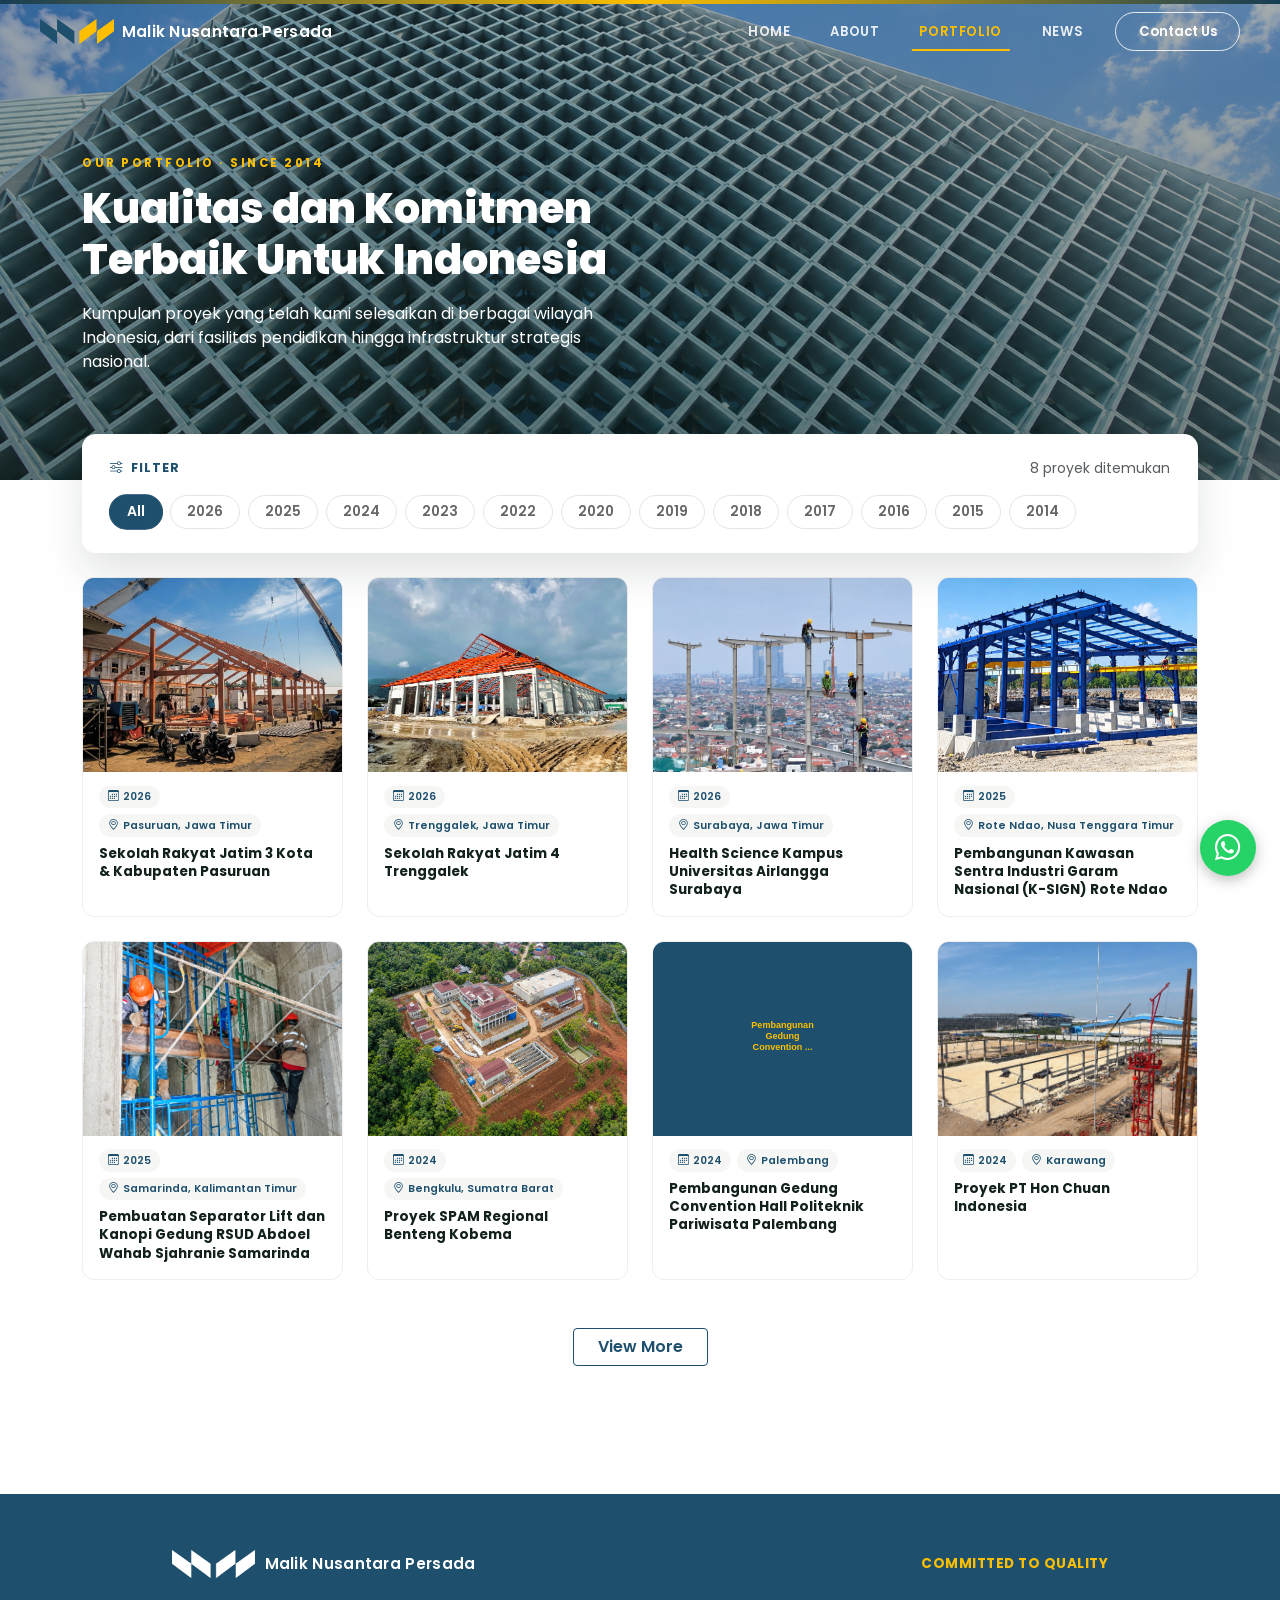
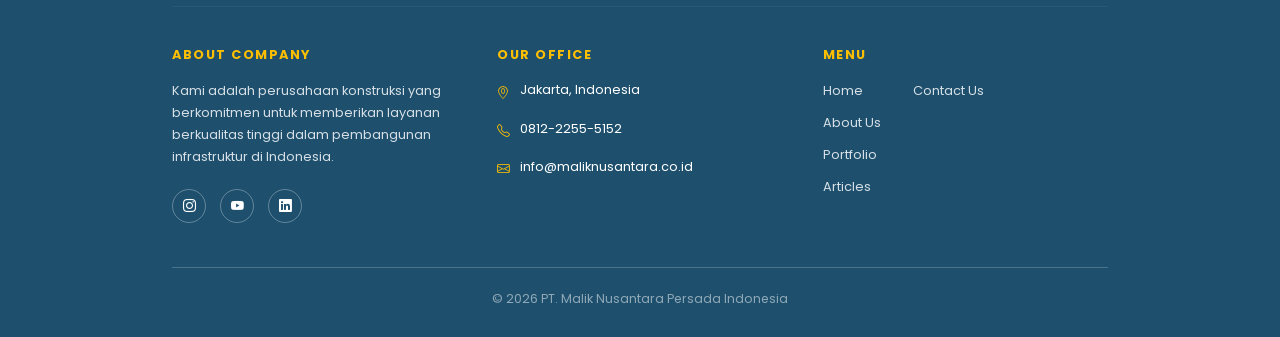
<file: mnp_portfolio.html>
<!DOCTYPE html>
<html lang="id">
<head>
<meta charset="UTF-8">
<meta name="viewport" content="width=device-width, initial-scale=1.0">
<title>Portfolio — PT MALIK NUSANTARA PERSADA</title>
<link href="https://cdn.jsdelivr.net/npm/bootstrap@5.3.3/dist/css/bootstrap.min.css" rel="stylesheet">
<link href="https://cdn.jsdelivr.net/npm/bootstrap-icons@1.11.3/font/bootstrap-icons.css" rel="stylesheet">
<link href="https://fonts.googleapis.com/css2?family=Poppins:wght@400;500;600;700;800&display=swap" rel="stylesheet">
<link rel="stylesheet" href="css/mnp_portfolio_details.css">
<link rel="stylesheet" href="css/mnp_portfolio.css">
<link rel="icon" type="image/png" href="images/icon/logo_mnp_icon.png">
</head>
<body>

<div class="brand-topbar"></div>

<!-- NAVBAR -->
<nav class="navbar navbar-expand-lg fixed-top py-2">
  <div class="container navbar-container-flush">
    <a class="navbar-brand fw-bold d-flex align-items-center gap-2" href="index.html">
      <img src="images/icon/mnp_logo.png" alt="Malik Nusantara Persada" class="navbar-logo">
      <span class="brand-wordmark">Malik Nusantara Persada</span>
    </a>
    <button class="navbar-toggler" type="button" data-bs-toggle="collapse" data-bs-target="#mainNav">
      <span class="navbar-toggler-icon"></span>
    </button>
    <div class="collapse navbar-collapse" id="mainNav">
      <div class="d-flex flex-column flex-lg-row align-items-center gap-3 gap-lg-4 ms-lg-auto">
        <ul class="navbar-nav gap-lg-4 text-center mb-0">
          <li class="nav-item"><a class="nav-link" href="index.html#home">Home</a></li>
          <li class="nav-item"><a class="nav-link" href="index.html#about">About</a></li>
          <li class="nav-item"><a class="nav-link active" href="mnp_portfolio.html">Portfolio</a></li>
          <li class="nav-item"><a class="nav-link" href="mnp_articles.html">News</a></li>
        </ul>
        <a href="index.html#contact" class="btn btn-outline-brand navbar-cta px-4">Contact Us</a>
      </div>
    </div>
  </div>
</nav>

<!-- PAGE HERO -->
<header class="projects-hero d-flex align-items-center">
  <div class="container">
    <div class="reveal-up">
      <p class="eyebrow eyebrow-light">Our Portfolio &middot; Since 2014</p>
      <h1 class="projects-hero-title">Kualitas dan Komitmen<br>Terbaik Untuk Indonesia</h1>
      <p class="projects-hero-sub reveal-up reveal-delay-1">Kumpulan proyek yang telah kami selesaikan di berbagai wilayah Indonesia, dari fasilitas pendidikan hingga infrastruktur strategis nasional.</p>
    </div>
  </div>
</header>

<!-- FILTER BAR -->
<section class="filter-bar-wrap">
  <div class="container">
    <div class="filter-bar-card reveal-up">
      <div class="d-flex flex-wrap align-items-center justify-content-between gap-3 mb-3">
        <span class="filter-label"><i class="bi bi-sliders"></i> Filter </span>
        <div class="text-muted small" id="projectCount">0 proyek ditemukan</div>
      </div>
      <div class="filter-tabs d-flex flex-wrap gap-2" id="filterTabs">
        <button class="filter-tab active" data-filter="all">All</button>
      </div>
    </div>
  </div>
</section>

<!-- PROJECTS GRID -->
<section class="pt-4 pb-5 pb-lg-6">
  <div class="container">
    <div class="row g-4" id="projectsGrid">
    </div>

    <div class="text-center mt-5">
      <button class="btn btn-outline-brand px-4" id="viewMoreBtn">View More</button>
    </div>
  </div>
</section>

<!-- FOOTER -->
<footer class="mnp-footer" id="contact">
  <div class="container">

    <div class="footer-top">
      <div class="footer-logo">
        <img src="images/icon/mnp_logo_silver.png" alt="Malik Nusantara Persada" class="footer-logo-img">
        <span class="brand-wordmark">Malik Nusantara Persada</span>
      </div>
      <div class="footer-tagline">Committed to Quality</div>
    </div>

    <hr class="footer-divider">

    <div class="footer-cols">

      <div class="footer-col">
        <h6>About Company</h6>
        <p>Kami adalah perusahaan konstruksi yang berkomitmen untuk memberikan layanan berkualitas tinggi dalam pembangunan infrastruktur di Indonesia.</p>
        <div class="social-row">
          <a href="#"><i class="bi bi-instagram"></i></a>
          <a href="#"><i class="bi bi-youtube"></i></a>
          <a href="#"><i class="bi bi-linkedin"></i></a>
        </div>
      </div>

      <div class="footer-col">
        <h6>Our Office</h6>
        <div class="contact-line">
          <i class="bi bi-geo-alt"></i>
          <span>Jakarta, Indonesia</span>
        </div>
        <div class="contact-line">
          <i class="bi bi-telephone"></i>
          <span>0812-2255-5152</span>
        </div>
        <div class="contact-line">
          <i class="bi bi-envelope"></i>
          <span>info@maliknusantara.co.id</span>
        </div>
      </div>

      <div class="footer-col">
        <h6>Menu</h6>
        <div class="menu-subcols">
          <ul>
            <li><a href="index.html#home">Home</a></li>
            <li><a href="index.html#about">About Us</a></li>
            <li><a href="mnp_portfolio.html">Portfolio</a></li>
            <li><a href="mnp_articles.html">Articles</a></li>
          </ul>
          <ul>
            <li><a href="index.html#contact">Contact Us</a></li>
          </ul>
        </div>
      </div>

    </div>

    <div class="footer-bottom">
      &copy; 2026 PT. Malik Nusantara Persada Indonesia
    </div>

  </div>
</footer>

<a href="#" class="whatsapp-fab"><i class="bi bi-whatsapp"></i></a>

<!-- PROJECT DETAIL MODAL (struktur sama dengan halaman Portfolio Detail) -->
<div class="modal fade" id="projectModal" tabindex="-1" aria-labelledby="projectModalLabel" aria-hidden="true">
  <div class="modal-dialog modal-dialog-centered modal-dialog-scrollable modal-xl">
    <div class="modal-content project-modal-content">

      <div class="modal-header project-modal-header">
        <h5 class="modal-title" id="projectModalLabel">Project Detail</h5>
        <button type="button" class="btn-close" data-bs-dismiss="modal" aria-label="Close"></button>
      </div>

      <div class="modal-body">
        <div class="row g-4">

          <div class="col-lg-7">
            <div id="modalImageCarousel" class="carousel slide detail-carousel rounded-3" data-bs-ride="false">
              <div class="carousel-inner" id="modalCarouselInner"></div>
              <button class="carousel-control-prev" type="button" id="modalCarouselPrev" data-bs-target="#modalImageCarousel" data-bs-slide="prev">
                <span class="carousel-control-prev-icon" aria-hidden="true"></span>
                <span class="visually-hidden">Previous</span>
              </button>
              <button class="carousel-control-next" type="button" id="modalCarouselNext" data-bs-target="#modalImageCarousel" data-bs-slide="next">
                <span class="carousel-control-next-icon" aria-hidden="true"></span>
                <span class="visually-hidden">Next</span>
              </button>
              <div class="carousel-indicators" id="modalCarouselIndicators"></div>
            </div>
          </div>

          <div class="col-lg-5">
            <div class="detail-meta-box modal-meta-box">
              <span class="detail-meta-bar"></span>

              <div class="detail-meta-row">
                <span class="detail-meta-label">Project</span>
                <span class="detail-meta-value" id="modalMetaProject">&mdash;</span>
              </div>
              <div class="detail-meta-row">
                <span class="detail-meta-label">Location</span>
                <span class="detail-meta-value" id="modalMetaLocation">&mdash;</span>
              </div>
              <div class="detail-meta-row">
                <span class="detail-meta-label">Client</span>
                <span class="detail-meta-value" id="modalMetaClient">&mdash;</span>
              </div>
              <div class="detail-meta-row">
                <span class="detail-meta-label">Year</span>
                <span class="detail-meta-value" id="modalMetaYear">&mdash;</span>
              </div>
              <div class="detail-meta-row detail-meta-row-last">
                <span class="detail-meta-label">Scope of Works</span>
                <span class="detail-meta-value" id="modalMetaScope">&mdash;</span>
              </div>
            </div>
          </div>

        </div>
      </div>

    </div>
  </div>
</div>

<script src="https://cdn.jsdelivr.net/npm/bootstrap@5.3.3/dist/js/bootstrap.bundle.min.js"></script>
<script src="js/mnp_main.js"></script>
</body>
</html>
</file>
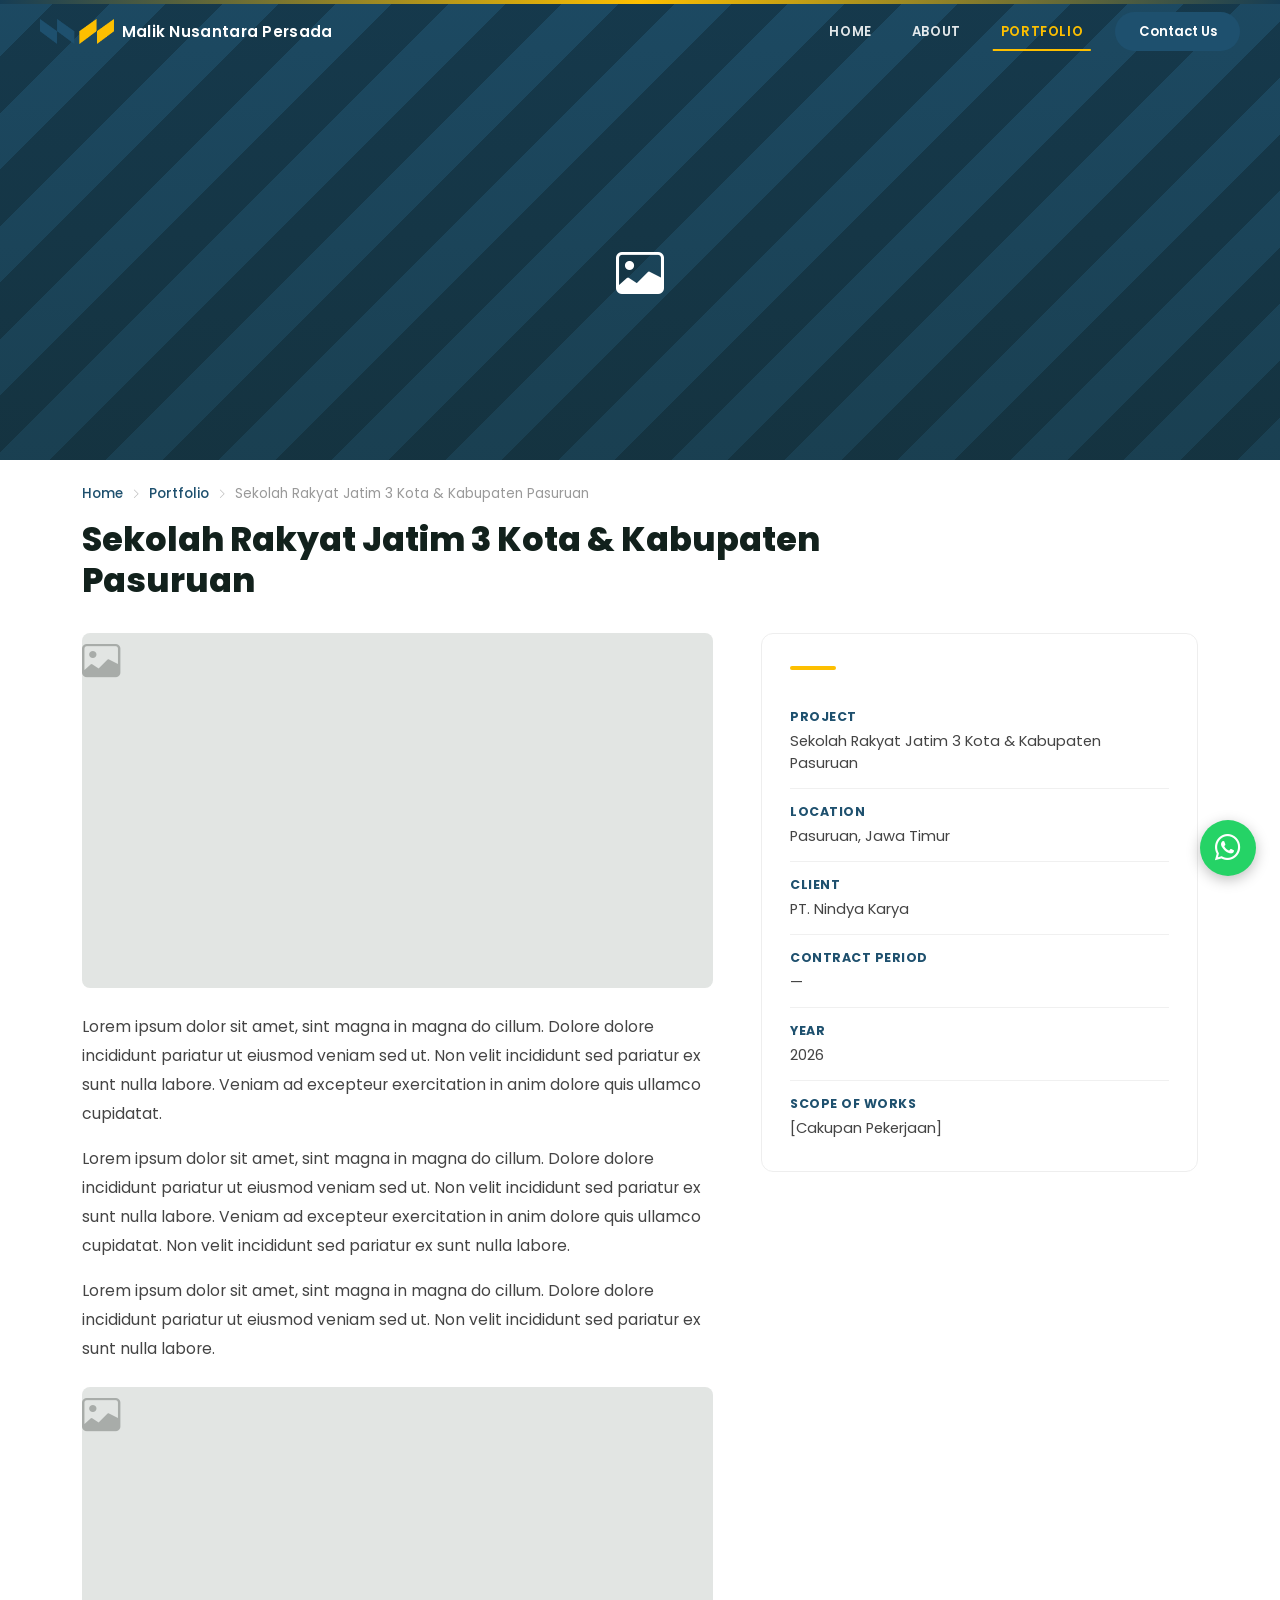
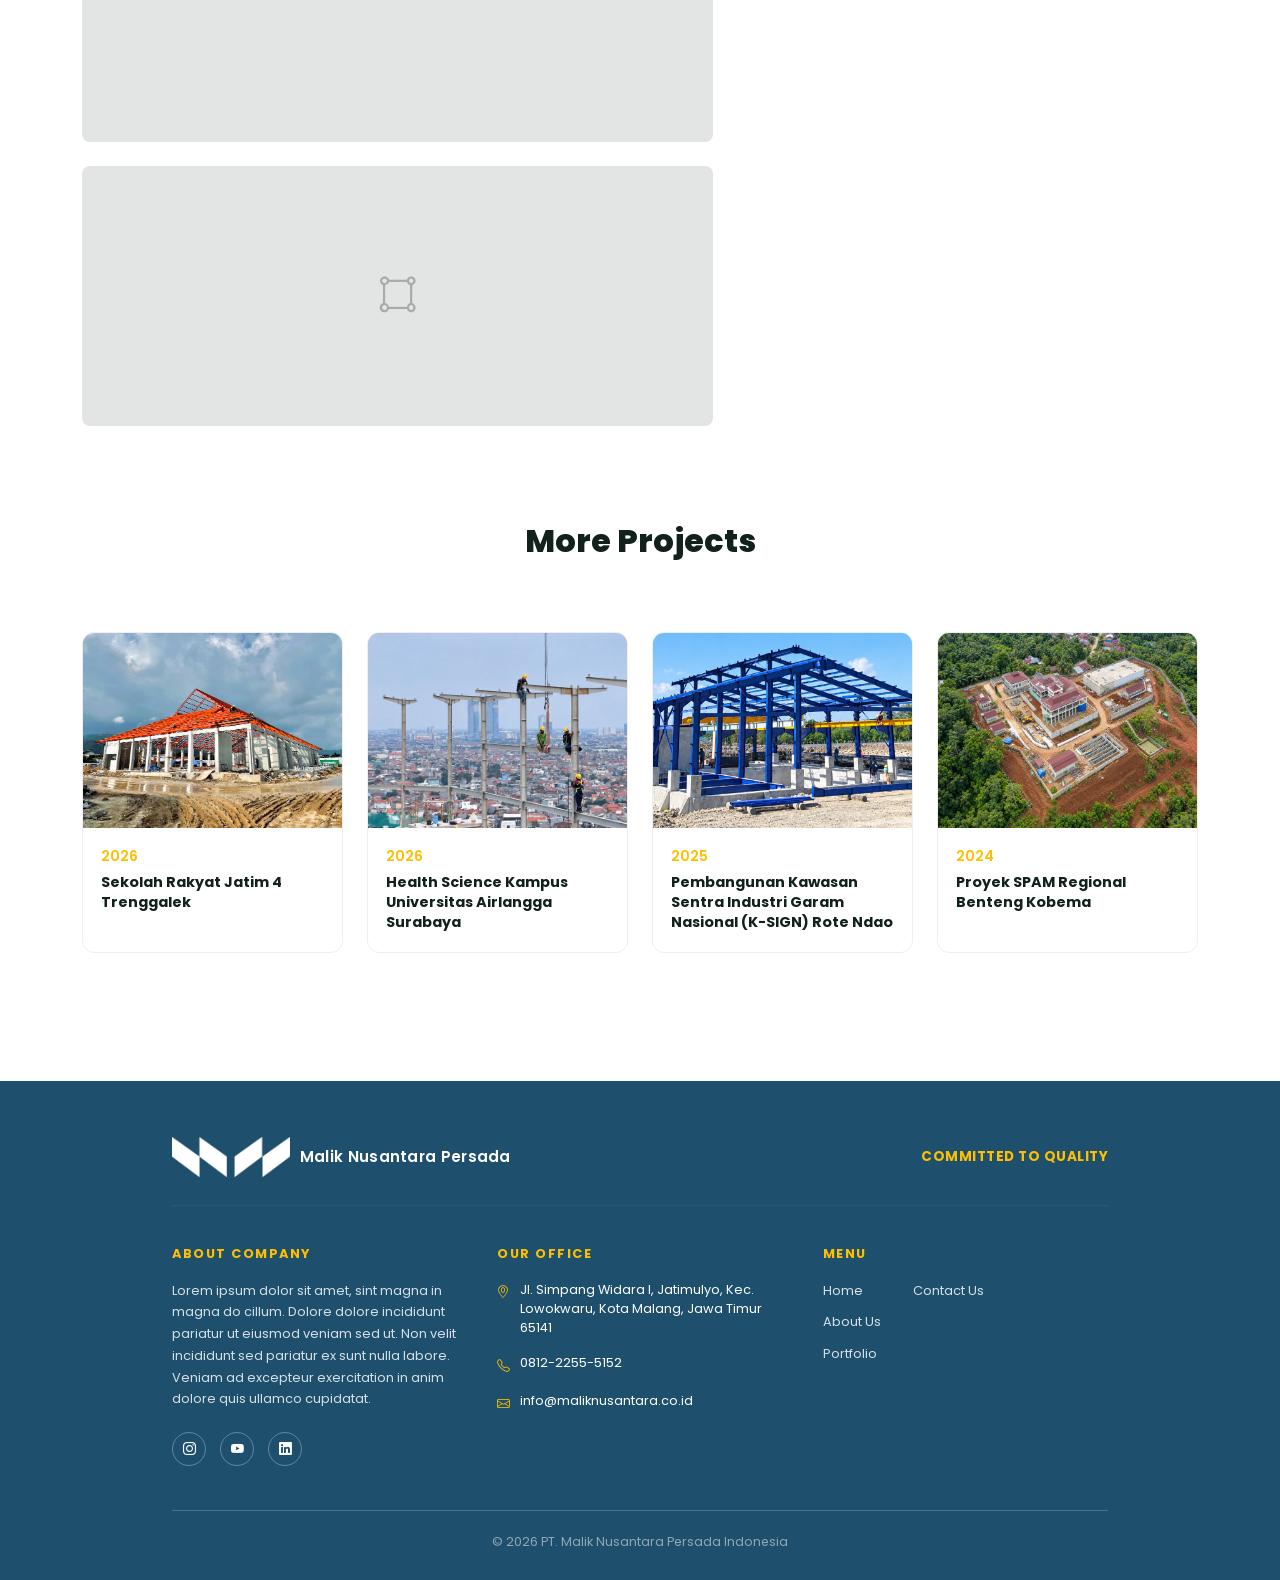
<file: mnp_portfolio_details.html>
<!DOCTYPE html>
<html lang="id">
<head>
<meta charset="UTF-8">
<meta name="viewport" content="width=device-width, initial-scale=1.0">
<title id="pageTitle">Project Detail — PT MALIK NUSANTARA PERSADA</title>
<link href="https://cdn.jsdelivr.net/npm/bootstrap@5.3.3/dist/css/bootstrap.min.css" rel="stylesheet">
<link href="https://cdn.jsdelivr.net/npm/bootstrap-icons@1.11.3/font/bootstrap-icons.css" rel="stylesheet">
<link href="https://fonts.googleapis.com/css2?family=Poppins:wght@400;500;600;700;800&display=swap" rel="stylesheet">
<link rel="stylesheet" href="css/mnp_portfolio_details.css">
</head>
<body>

<div class="brand-topbar"></div>

<!-- NAVBAR -->
<nav class="navbar navbar-expand-lg fixed-top py-2">
  <div class="container navbar-container-flush">
    <a class="navbar-brand fw-bold d-flex align-items-center gap-2" href="index.html">
      <img src="images/icon/mnp_logo.png" alt="Malik Nusantara Persada" class="navbar-logo">
      <span class="brand-wordmark">Malik Nusantara Persada</span>
    </a>
    <button class="navbar-toggler" type="button" data-bs-toggle="collapse" data-bs-target="#mainNav">
      <span class="navbar-toggler-icon"></span>
    </button>
    <div class="collapse navbar-collapse" id="mainNav">
      <div class="d-flex flex-column flex-lg-row align-items-center gap-3 gap-lg-4 ms-lg-auto">
        <ul class="navbar-nav gap-lg-4 text-center mb-0">
          <li class="nav-item"><a class="nav-link" href="index.html#home">Home</a></li>
          <li class="nav-item"><a class="nav-link" href="index.html#about">About</a></li>
          <li class="nav-item"><a class="nav-link active" href="mnp_portfolio.html">Portfolio</a></li>
        </ul>
        <a href="index.html#contact" class="btn btn-brand navbar-cta px-4">Contact Us</a>
      </div>
    </div>
  </div>
</nav>

<!-- DETAIL HERO -->
<div class="detail-hero placeholder-img">
  <i class="bi bi-image"></i>
</div>

<!-- TITLE -->
<section class="pt-4 pb-2">
  <div class="container">
    <nav class="detail-breadcrumb reveal-up" aria-label="breadcrumb">
      <a href="index.html">Home</a>
      <i class="bi bi-chevron-right"></i>
      <a href="mnp_portfolio.html">Portfolio</a>
      <i class="bi bi-chevron-right"></i>
      <span id="breadcrumbTitle">Project Detail</span>
    </nav>
    <h1 class="detail-title reveal-up reveal-delay-1" id="detailTitle">Project Detail</h1>
  </div>
</section>

<!-- DETAIL BODY -->
<section class="pb-5">
  <div class="container">
    <div class="row g-5">

      <div class="col-lg-7">
        <div class="placeholder-img detail-image ratio ratio-16x9 rounded-3 reveal-up">
          <i class="bi bi-image"></i>
        </div>

        <div class="detail-copy mt-4 reveal-up reveal-delay-1">
          <p>Lorem ipsum dolor sit amet, sint magna in magna do cillum. Dolore dolore incididunt pariatur ut eiusmod veniam sed ut. Non velit incididunt sed pariatur ex sunt nulla labore. Veniam ad excepteur exercitation in anim dolore quis ullamco cupidatat.</p>
          <p>Lorem ipsum dolor sit amet, sint magna in magna do cillum. Dolore dolore incididunt pariatur ut eiusmod veniam sed ut. Non velit incididunt sed pariatur ex sunt nulla labore. Veniam ad excepteur exercitation in anim dolore quis ullamco cupidatat. Non velit incididunt sed pariatur ex sunt nulla labore.</p>
          <p>Lorem ipsum dolor sit amet, sint magna in magna do cillum. Dolore dolore incididunt pariatur ut eiusmod veniam sed ut. Non velit incididunt sed pariatur ex sunt nulla labore.</p>
        </div>

        <div class="placeholder-img detail-image ratio ratio-16x9 rounded-3 mt-4 reveal-up">
          <i class="bi bi-image"></i>
        </div>

        <div class="placeholder-img detail-image-sm rounded-3 mt-4 reveal-up">
          <i class="bi bi-bounding-box-circles"></i>
        </div>
      </div>

      <!-- RIGHT: kotak info -->
      <div class="col-lg-5">
        <div class="detail-meta-box reveal-up reveal-delay-1">
          <span class="detail-meta-bar"></span>

          <div class="detail-meta-row">
            <span class="detail-meta-label">Project</span>
            <span class="detail-meta-value" id="metaProject">&mdash;</span>
          </div>
          <div class="detail-meta-row">
            <span class="detail-meta-label">Location</span>
            <span class="detail-meta-value" id="metaLocation">&mdash;</span>
          </div>
          <div class="detail-meta-row">
            <span class="detail-meta-label">Client</span>
            <span class="detail-meta-value" id="metaClient">&mdash;</span>
          </div>
          <div class="detail-meta-row">
            <span class="detail-meta-label">Contract Period</span>
            <span class="detail-meta-value" id="metaContractPeriod">&mdash;</span>
          </div>
          <div class="detail-meta-row">
            <span class="detail-meta-label">Year</span>
            <span class="detail-meta-value" id="metaYear">&mdash;</span>
          </div>
          <div class="detail-meta-row detail-meta-row-last">
            <span class="detail-meta-label">Scope of Works</span>
            <span class="detail-meta-value" id="metaScope">&mdash;</span>
          </div>
        </div>
      </div>

    </div>
  </div>
</section>

<!-- MORE PROJECTS -->
<section class="more-projects-section py-5">
  <div class="container">
    <h2 class="more-projects-title reveal-up">More Projects</h2>

    <div class="row g-4 mt-2" id="moreProjectsGrid">
      <!-- Rendered by MNP-PortfolioDetails.js: other projects, linking to MNP-PortfolioDetails.html?id=... -->
    </div>
  </div>
</section>

<!-- FOOTER -->
<footer class="mnp-footer" id="contact">
  <div class="container">

    <div class="footer-top">
      <div class="footer-logo">
        <img src="images/icon/mnp_logo_silver.png" alt="Malik Nusantara Persada" class="footer-logo-img">
        <span class="brand-wordmark">Malik Nusantara Persada</span>
      </div>
      <div class="footer-tagline">Committed to Quality</div>
    </div>

    <hr class="footer-divider">

    <div class="footer-cols">

      <div class="footer-col">
        <h6>About Company</h6>
        <p>Lorem ipsum dolor sit amet, sint magna in magna do cillum. Dolore dolore incididunt pariatur ut eiusmod veniam sed ut. Non velit incididunt sed pariatur ex sunt nulla labore. Veniam ad excepteur exercitation in anim dolore quis ullamco cupidatat.</p>
        <div class="social-row">
          <a href="#"><i class="bi bi-instagram"></i></a>
          <a href="#"><i class="bi bi-youtube"></i></a>
          <a href="#"><i class="bi bi-linkedin"></i></a>
        </div>
      </div>

      <div class="footer-col">
        <h6>Our Office</h6>
        <div class="contact-line">
          <i class="bi bi-geo-alt"></i>
          <span>Jl. Simpang Widara I, Jatimulyo, Kec. Lowokwaru, Kota Malang, Jawa Timur 65141</span>
        </div>
        <div class="contact-line">
          <i class="bi bi-telephone"></i>
          <span>0812-2255-5152</span>
        </div>
        <div class="contact-line">
          <i class="bi bi-envelope"></i>
          <span>info@maliknusantara.co.id</span>
        </div>
      </div>

      <div class="footer-col">
        <h6>Menu</h6>
        <div class="menu-subcols">
          <ul>
            <li><a href="index.html#home">Home</a></li>
            <li><a href="index.html#about">About Us</a></li>
            <li><a href="mnp_portfolio.html">Portfolio</a></li>
          </ul>
          <ul>
            <li><a href="index.html#contact">Contact Us</a></li>
          </ul>
        </div>
      </div>

    </div>

    <div class="footer-bottom">
      &copy; 2026 PT. Malik Nusantara Persada Indonesia
    </div>

  </div>
</footer>

<a href="#" class="whatsapp-fab"><i class="bi bi-whatsapp"></i></a>

<script src="https://cdn.jsdelivr.net/npm/bootstrap@5.3.3/dist/js/bootstrap.bundle.min.js"></script>
<script src="js/mnp_main.js"></script>
</body>
</html>
</file>
<file: css/mnp_portfolio_details.css>
:root{
  --brand: #1e506e;
  --brand-dark: #163d54;
  --gold: #fdbf00;
  --light-alt: #f6f7f5;
  --text-dark: #12211c;
}

*{font-family:'Poppins', sans-serif;}

body{
  color: var(--text-dark);
}

.brand-topbar{
  position: fixed;
  top: 0; left: 0; right: 0;
  height: 4px;
  background: linear-gradient(90deg, var(--brand-dark), var(--gold), var(--brand-dark));
  z-index: 1031;
}
.navbar.fixed-top{ top: 4px; }

.navbar-logo {height: 25px; width: 50;}
.navbar-container-flush{
  max-width: 100%;
  padding-left: 1.5rem;
  padding-right: 1.5rem;
}
@media (min-width: 992px){
  .navbar-container-flush{ padding-left: 2.5rem; padding-right: 2.5rem; }
}
.text-brand{ color: var(--gold); }
.bg-light-alt{ background-color: var(--light-alt); }

.btn-brand{
  background-color: var(--brand);
  color:#fff;
  border-radius: 4px;
  font-weight:600;
  transition: transform 0.2s ease, background-color 0.2s ease, box-shadow 0.2s ease;
}
.btn-brand:hover{
  background-color: var(--brand-dark);
  color:#fff;
  transform: translateY(-2px);
  box-shadow: 0 6px 14px rgba(30, 80, 110, 0.35);
}

/* Navbar */
.brand-wordmark{
  font-size: 0.95rem;
  font-weight: 600;
  letter-spacing: 0.3px;
  line-height: 1.2;
  color: var(--text-dark);
}
.navbar{
  background-color: transparent;
  border-bottom: 1px solid transparent;
  transition: transform 0.35s ease, background-color 0.3s ease, box-shadow 0.3s ease, border-color 0.3s ease, backdrop-filter 0.3s ease;
}
.navbar.nav-hidden{
  transform: translateY(-110%);
}
.navbar .brand-wordmark{ color:#fff; }
.navbar .navbar-toggler{
  border-color: rgba(255,255,255,0.5);
  filter: none;
}
.navbar .navbar-toggler-icon{
  filter: invert(1);
}
.navbar .nav-link{
  font-weight:600;
  font-size: 0.82rem;
  letter-spacing: 0.6px;
  text-transform: uppercase;
  color: rgba(255,255,255,0.88);
  position: relative;
  transition: color 0.25s ease;
}
.navbar .nav-link.active{ color: var(--gold); }
.navbar .nav-link::after{
  content: '';
  position: absolute;
  left: 50%;
  bottom: -2px;
  width: 0;
  height: 2px;
  background: var(--gold);
  transition: width 0.25s ease, left 0.25s ease;
  transform: translateX(-50%);
}
.navbar .nav-link:hover{ color: var(--gold); }
.navbar .nav-link:hover::after,
.navbar .nav-link.active::after{ width: 100%; }

.navbar-scrolled{
  background-color: rgba(255,255,255,0.94);
  backdrop-filter: blur(10px);
  -webkit-backdrop-filter: blur(10px);
  border-bottom-color: rgba(18,33,28,0.06);
  box-shadow: 0 4px 20px rgba(18,33,28,0.08);
}
.navbar-scrolled .brand-wordmark{ color: var(--text-dark); }
.navbar-scrolled .nav-link{ color:#333; }
.navbar-scrolled .nav-link.active{ color: var(--brand); }
.navbar-scrolled .nav-link::after{ background: var(--brand); }
.navbar-scrolled .nav-link:hover{ color: var(--brand); }
.navbar-scrolled .navbar-toggler{ border-color: rgba(18,33,28,0.15); }
.navbar-scrolled .navbar-toggler-icon{ filter:none; }

#mainNav.show,
#mainNav.collapsing{
  background-color: #fff;
  padding: 1rem 0 1.25rem;
  margin-top: 0;
  border-top: 1px solid rgba(18,33,28,0.08);
}
#mainNav.show .brand-wordmark,
#mainNav.collapsing .brand-wordmark{ color: var(--text-dark); }
#mainNav.show .nav-link,
#mainNav.collapsing .nav-link{ color:#333; }
#mainNav.show .nav-link.active,
#mainNav.collapsing .nav-link.active{ color: var(--brand); }

.navbar-cta{
  border-radius: 999px !important;
  padding: 0.55rem 1.4rem !important;
  font-size: 0.82rem;
}

section[id], header[id], footer[id]{
  scroll-margin-top: 90px;
}

.eyebrow{
  display:inline-flex;
  align-items:center;
  gap:10px;
  font-size:0.72rem;
  font-weight:700;
  letter-spacing:2.5px;
  text-transform:uppercase;
  color: var(--brand);
  margin-bottom: 12px;
}
.eyebrow-center{ justify-content:center; }

.placeholder-img{
  background: #e2e5e3;
  display:flex;
  align-items:center;
  justify-content:center;
  color:#a8aca9;
  font-size:2rem;
  overflow:hidden;
}
.placeholder-img img{
  width:100%;
  height:100%;
  object-fit:cover;
  display:block;
}

.detail-hero{
  margin-top: 0;
  height: 460px;
  font-size: 3rem;
  background: linear-gradient(180deg, rgba(18,33,28,0.15), rgba(18,33,28,0.35)),
              repeating-linear-gradient(135deg, #1e506e 0 40px, #163d54 40px 80px);
  color: #fff;
  padding-top: 90px;
}
@media (max-width: 767px){
  .detail-hero{ height: 280px; padding-top: 70px; }
}

.detail-breadcrumb{
  font-size: 0.85rem;
  color: #777;
  display: flex;
  align-items: center;
  gap: 8px;
  margin-bottom: 1rem;
}
.detail-breadcrumb a{ color: var(--brand); text-decoration: none; font-weight: 500; }
.detail-breadcrumb a:hover{ text-decoration: underline; }
.detail-breadcrumb i{ font-size: 0.65rem; color: #bbb; }
.detail-breadcrumb span{ color: #999; }

.detail-title{
  font-size: 2.1rem;
  font-weight: 800;
  color: var(--text-dark);
  max-width: 780px;
  margin-bottom: 1.5rem;
}

.detail-image{ font-size: 2.4rem; }
.detail-image-sm{
  height: 260px;
  font-size: 2.2rem;
}

.detail-copy p{
  color: #444;
  line-height: 1.85;
  font-size: 0.98rem;
}

.detail-meta-box{
  background: #fff;
  border: 1px solid #eee;
  border-radius: 12px;
  padding: 2rem 1.75rem;
  position: sticky;
  top: 110px;
}
.detail-meta-bar{
  display: block;
  width: 46px;
  height: 4px;
  border-radius: 2px;
  background: var(--gold);
  margin-bottom: 1.5rem;
}
.detail-meta-row{
  padding: 0.85rem 0;
  border-bottom: 1px solid #f0f0f0;
}
.detail-meta-row-last{ border-bottom: none; padding-bottom: 0; }
.detail-meta-label{
  display: block;
  font-weight: 700;
  font-size: 0.78rem;
  letter-spacing: 0.5px;
  text-transform: uppercase;
  color: var(--brand);
  margin-bottom: 4px;
}
.detail-meta-value{
  display: block;
  color: #444;
  font-size: 0.92rem;
  line-height: 1.5;
}

@media (max-width: 991px){
  .detail-meta-box{ position: static; margin-top: 2rem; }
}

.more-projects-section{ text-align: center; padding-top: 5rem; margin-bottom: 5rem;}
.more-projects-title{
  font-weight: 800;
  color: var(--text-dark);
  margin-bottom: 3rem;
}
.more-project-card{
  background: #fff;
  border: 1px solid #eee;
  border-radius: 12px;
  overflow: hidden;
  text-align: left;
  height: 100%;
  transition: transform 0.3s ease, box-shadow 0.3s ease;
}
.more-project-card:hover{
  transform: translateY(-6px);
  box-shadow: 0 16px 30px rgba(18,33,28,0.1);
}
.more-project-thumb{ position: relative; font-size: 1.6rem; }
.more-project-card .pt-3{ padding: 1rem 1.1rem 1.25rem !important; }
.more-project-card h6{ line-height: 1.4; font-size: 0.9rem; color: var(--text-dark); }

.more-project-arrow{
  position: absolute;
  right: 12px;
  bottom: 12px;
  width: 36px;
  height: 36px;
  border-radius: 50%;
  background: #fff;
  color: var(--brand);
  display: flex;
  align-items: center;
  justify-content: center;
  font-size: 1.1rem;
  opacity: 0;
  transform: translateY(8px);
  transition: opacity 0.25s ease, transform 0.25s ease, background 0.25s ease, color 0.25s ease;
  box-shadow: 0 4px 10px rgba(0,0,0,0.15);
}
.more-project-card:hover .more-project-arrow{
  opacity: 1;
  transform: translateY(0);
  background: var(--gold);
  color: var(--brand-dark);
}

.reveal-up{
  opacity: 0;
  transform: translateY(24px);
  transition: opacity 0.6s ease, transform 0.6s ease;
}
.reveal-up.is-visible{ opacity: 1; transform: translateY(0); }
.reveal-delay-1.is-visible{ transition-delay: 0.12s; }
.reveal-delay-2.is-visible{ transition-delay: 0.24s; }

@media (prefers-reduced-motion: reduce){
  .reveal-up{ opacity: 1; transform: none; transition: none; }
  .more-project-card, .whatsapp-fab{ transition: none; animation: none; }
}

.mnp-footer{ background-color: var(--brand); color: #fff; padding: 56px 0 28px; }
.mnp-footer .container{ max-width: 960px; }
.footer-top{
  display:flex; align-items:center; justify-content:space-between;
  flex-wrap:wrap; gap: 16px; padding-bottom: 28px;
}
.footer-logo{ display:flex; align-items:center; gap:10px; }
.footer-logo .brand-wordmark{ color:#fff; }
.footer-tagline{ font-weight:700; font-size:0.85rem; letter-spacing:0.5px; text-transform:uppercase; color: var(--gold); }
.footer-divider{ border:none; border-top: 1px solid rgba(255,255,255,0.2); margin: 0 0 40px; }
.footer-cols{ display:grid; grid-template-columns: 1fr 1fr 1fr; gap: 40px; }
@media (max-width: 900px){ .footer-cols{ grid-template-columns: 1fr; } }
.footer-col h6{ font-weight:700; font-size:0.8rem; letter-spacing:1.5px; text-transform:uppercase; color: var(--gold); margin-bottom: 18px; }
.footer-col p, .footer-col li, .footer-col a{ font-size:0.8rem; line-height:1.7; color: rgba(255,255,255,0.82); }
.footer-col a{ text-decoration:none; transition: color 0.2s ease; }
.footer-col a:hover{ color: var(--gold); }
.footer-col ul{ list-style:none; padding:0; margin:0; }
.footer-col ul li{ margin-bottom:10px; }
.contact-line{ display:flex; gap:10px; align-items:flex-start; margin-bottom: 16px; font-size: 0.8rem; }
.contact-line i{ color: var(--gold); margin-top:3px; }
.menu-subcols{ display:flex; gap: 32px; }
.social-row{ display:flex; gap: 14px; margin-top: 22px; }
.social-row a{
  width:34px; height:34px; border-radius:50%; border:1px solid rgba(255,255,255,0.3);
  display:flex; align-items:center; justify-content:center; color:#fff; transition: all .2s ease;
}
.social-row a:hover{ background: var(--gold); border-color: var(--gold); color: var(--brand-dark); transform: translateY(-3px); }
.footer-bottom{
  margin-top: 44px; padding-top: 22px; border-top: 1px solid rgba(255,255,255,0.2);
  text-align:center; font-size:0.78rem; color: rgba(255,255,255,0.5);
}
.footer-logo-img { height: 40px; width: auto; }

/* WhatsApp */
.whatsapp-fab{
  position:fixed; bottom:24px; right:24px; width:56px; height:56px;
  background:#25D366; color:#fff; border-radius:50%;
  display:flex; align-items:center; justify-content:center; font-size:1.6rem;
  box-shadow:0 4px 14px rgba(0,0,0,0.25); z-index:1050; text-decoration:none;
  transition: transform 0.25s ease, box-shadow 0.25s ease;
  animation: fab-pulse 2.6s ease-in-out infinite;
}
.whatsapp-fab:hover{ transform: scale(1.08); box-shadow: 0 8px 20px rgba(0,0,0,0.3); }
@keyframes fab-pulse{
  0%, 100%{ box-shadow: 0 4px 14px rgba(0,0,0,0.25), 0 0 0 0 rgba(37,211,102,0.4); }
  50%{ box-shadow: 0 4px 14px rgba(0,0,0,0.25), 0 0 0 10px rgba(37,211,102,0); }
}

/* Mobile */
@media (max-width: 576px){
  .navbar-brand{ gap: 6px !important; }
  .navbar-logo{ height: 17px; width: auto; max-width: 70px; object-fit: contain; }
  .brand-wordmark{ font-size: 0.72rem; letter-spacing: 0.1px; }

  .detail-hero{ height: 170px; padding-top: 58px; font-size: 1.8rem; }
  .detail-title{ font-size: 1.25rem; margin-bottom: 1rem; }

  .detail-breadcrumb{ font-size: 0.68rem; flex-wrap: wrap; margin-bottom: 0.75rem; }
  .pt-4{ padding-top: 1rem !important; }

  .row.g-5{ --bs-gutter-x: 1rem; --bs-gutter-y: 1.5rem; }
  .detail-copy p{ font-size: 0.85rem; line-height: 1.7; }
  .detail-image{ font-size: 1.8rem; }
  .detail-image-sm{ height: 130px; font-size: 1.6rem; }

  .detail-meta-box{ padding: 1.15rem 1rem; border-radius: 10px; }
  .detail-meta-bar{ width: 36px; height: 3px; margin-bottom: 1.1rem; }
  .detail-meta-row{ padding: 0.55rem 0; }
  .detail-meta-label{ font-size: 0.7rem; }
  .detail-meta-value{ font-size: 0.82rem; }

  .more-projects-section{ padding-top: 2.25rem; margin-bottom: 2.25rem; }
  .more-projects-title{ font-size: 1.2rem; margin-bottom: 1.4rem; }
  .row.g-4.mt-2{ --bs-gutter-x: 0.75rem; --bs-gutter-y: 0.85rem; }
  .more-project-thumb.ratio-4x3{ --bs-aspect-ratio: 62%; }
  .more-project-card .pt-3{ padding: 0.65rem 0.75rem 0.85rem !important; }
  .more-project-card h6{ font-size: 0.8rem; }
  .more-project-card small{ font-size: 0.68rem; }

  .footer-logo{ flex-direction: column; gap: 6px; }
  .footer-logo-img{ height: 18px; }
  .mnp-footer{ padding: 30px 0 16px; text-align: center; }
  .footer-top{
    flex-direction: column;
    justify-content: center;
    align-items: center;
    gap: 8px;
    text-align: center;
    padding-bottom: 22px;
  }
  .footer-divider{ margin-bottom: 26px; }
  .footer-cols{ gap: 24px; text-align: center; }
  .footer-col{ display: flex; flex-direction: column; align-items: center; }
  .footer-col p{ font-size: 0.78rem; max-width: 320px; }
  .footer-col ul{ text-align: center; }
  .contact-line{
    justify-content: center;
    align-items: center;
    text-align: left;
    max-width: 300px;
    margin-left: auto;
    margin-right: auto;
  }
  .social-row{ justify-content: center; }
  .menu-subcols{ flex-direction: column; align-items: center; gap: 8px; }
  .whatsapp-fab{ width: 46px; height: 46px; font-size: 1.2rem; bottom: 14px; right: 14px; }
}
</file>
<file: css/mnp_portfolio.css>
:root{
  --brand: #1e506e;
  --brand-dark: #163d54;
  --gold: #fdbf00;
  --light-alt: #f6f7f5;
  --text-dark: #12211c;
  --section-gap-lg: 8rem;
  --section-gap-sm: 3.5rem;
}

*{font-family:'Poppins', sans-serif;}

body{
  color: var(--text-dark);
}

@media (min-width: 992px){
  .py-lg-6{ padding-top: var(--section-gap-lg) !important; padding-bottom: var(--section-gap-lg) !important; }
  .pb-lg-6{ padding-bottom: var(--section-gap-lg) !important; }
}

.brand-topbar{
  position: fixed;
  top: 0; left: 0; right: 0;
  height: 4px;
  background: linear-gradient(90deg, var(--brand-dark), var(--gold), var(--brand-dark));
  z-index: 1031;
}
.navbar.fixed-top{ top: 4px; }

.navbar-logo {height: 25px; width: 50;}
.navbar-container-flush{
  max-width: 100%;
  padding-left: 1.5rem;
  padding-right: 1.5rem;
}
@media (min-width: 992px){
  .navbar-container-flush{ padding-left: 2.5rem; padding-right: 2.5rem; }
}
.text-brand{ color: var(--gold); }
.bg-brand{ background-color: var(--brand); }
.bg-light-alt{ background-color: var(--light-alt); }

.btn-brand{
  background-color: var(--brand);
  color:#fff;
  border-radius: 4px;
  font-weight:600;
  transition: transform 0.2s ease, background-color 0.2s ease, box-shadow 0.2s ease;
}
.btn-brand:hover{
  background-color: var(--brand-dark);
  color:#fff;
  transform: translateY(-2px);
  box-shadow: 0 6px 14px rgba(30, 80, 110, 0.35);
}
.btn-outline-brand{
  border: 1px solid var(--brand);
  color: var(--brand);
  border-radius: 4px;
  font-weight:600;
  transition: transform 0.2s ease, background-color 0.2s ease, box-shadow 0.2s ease;
}
.btn-outline-brand:hover{ background-color: var(--brand); color:#fff; transform: translateY(-2px); }

.brand-wordmark{
  font-size: 0.95rem;
  font-weight: 600;
  letter-spacing: 0.3px;
  line-height: 1.2;
  color: var(--text-dark);
}
.navbar{
  background-color: transparent;
  border-bottom: 1px solid transparent;
  transition: transform 0.35s ease, background-color 0.3s ease, box-shadow 0.3s ease, border-color 0.3s ease, backdrop-filter 0.3s ease;
}
.navbar.nav-hidden{
  transform: translateY(-110%);
}
.navbar .brand-wordmark{ color:#fff; }
.navbar .navbar-toggler{
  border-color: rgba(255,255,255,0.5);
  filter: none;
}
.navbar .navbar-toggler-icon{
  filter: invert(1);
}
.navbar .nav-link{
  font-weight:600;
  font-size: 0.82rem;
  letter-spacing: 0.6px;
  text-transform: uppercase;
  color: rgba(255,255,255,0.88);
  position: relative;
  transition: color 0.25s ease;
}
.navbar .nav-link.active{ color: var(--gold); }
.navbar .nav-link::after{
  content: '';
  position: absolute;
  left: 50%;
  bottom: -2px;
  width: 0;
  height: 2px;
  background: var(--gold);
  transition: width 0.25s ease, left 0.25s ease;
  transform: translateX(-50%);
}
.navbar .nav-link:hover{ color: var(--gold); }
.navbar .nav-link:hover::after,
.navbar .nav-link.active::after{
  width: 100%;
}

.navbar-scrolled{
  background-color: rgba(255,255,255,0.94);
  backdrop-filter: blur(10px);
  -webkit-backdrop-filter: blur(10px);
  border-bottom-color: rgba(18,33,28,0.06);
  box-shadow: 0 4px 20px rgba(18,33,28,0.08);
}
.navbar-scrolled .brand-wordmark{ color: var(--text-dark); }
.navbar-scrolled .nav-link{ color:#333; }
.navbar-scrolled .nav-link.active{ color: var(--brand); }
.navbar-scrolled .nav-link::after{ background: var(--brand); }
.navbar-scrolled .nav-link:hover{ color: var(--brand); }
.navbar-scrolled .navbar-toggler{ border-color: rgba(18,33,28,0.15); }
.navbar-scrolled .navbar-toggler-icon{ filter:none; }

#mainNav.show,
#mainNav.collapsing{
  background-color: #fff;
  padding: 1rem 0 1.25rem;
  margin-top: 0;
  border-top: 1px solid rgba(18,33,28,0.08);
}
#mainNav.show .brand-wordmark,
#mainNav.collapsing .brand-wordmark{ color: var(--text-dark); }
#mainNav.show .nav-link,
#mainNav.collapsing .nav-link{ color:#333; }
#mainNav.show .nav-link.active,
#mainNav.collapsing .nav-link.active{ color: var(--brand); }

.navbar-cta{
  border-radius: 999px !important;
  padding: 0.55rem 1.4rem !important;
  font-size: 0.82rem;
}
.navbar-cta.btn-outline-brand{
  border-color: rgba(255,255,255,0.85);
  color: #fff;
}
.navbar-cta.btn-outline-brand:hover{
  background-color: rgba(255,255,255,0.15);
  color: #fff;
}
.navbar-scrolled .navbar-cta.btn-outline-brand{
  border-color: var(--brand);
  color: var(--brand);
}
.navbar-scrolled .navbar-cta.btn-outline-brand:hover{
  background-color: var(--brand);
  color: #fff;
}

section[id], header[id], footer[id]{
  scroll-margin-top: 90px;
}

.eyebrow{
  display:inline-flex;
  align-items:center;
  gap:10px;
  font-size:0.72rem;
  font-weight:700;
  letter-spacing:2.5px;
  text-transform:uppercase;
  color: var(--brand);
  margin-bottom: 12px;
}
.eyebrow-light{ color: var(--gold); }

.projects-hero{
  min-height: 340px;
  background:
    linear-gradient(180deg, rgba(18,33,28,0.35), rgba(18,33,28,0.55)),
    url("../images/hero_portfolio/jombang5.png") center/cover no-repeat;
  color:#fff;
  padding: 150px 0 90px;
  position: relative;
  overflow: hidden;
}
.projects-hero-title{
  font-size: 2.6rem;
  font-weight: 800;
  line-height: 1.22;
  max-width: 640px;
}
.projects-hero-sub{
  max-width: 560px;
  opacity: 0.85;
  margin-top: 1rem;
}

.filter-bar-wrap{
  position: relative;
  margin-top: -46px;
  z-index: 3;
}
.filter-bar-card{
  background: #fff;
  border-radius: 14px;
  box-shadow: 0 20px 40px rgba(18,33,28,0.12);
  padding: 1.5rem 1.75rem;
}
.filter-label{
  font-weight: 700;
  font-size: 0.78rem;
  letter-spacing: 1px;
  text-transform: uppercase;
  color: var(--brand);
  display: flex;
  align-items: center;
  gap: 8px;
}
.filter-tabs{ border-bottom: none; }
.filter-tab{
  background: transparent;
  border: 1px solid #e4e6e4;
  padding: 6px 16px;
  border-radius: 30px;
  font-weight: 600;
  font-size: 0.85rem;
  color: #666;
  transition: all 0.2s ease;
  flex-shrink: 0;
}
.filter-tab:hover{
  border-color: var(--brand);
  color: var(--brand);
}
.filter-tab.active{
  background: var(--brand);
  border-color: var(--brand);
  color: #fff;
  transform: scale(1.04);
}
.filter-tab:active{ transform: scale(0.96); }

#projectCount{ font-variant-numeric: tabular-nums; }

.project-card{
  background: #fff;
  border: 1px solid #eee;
  border-radius: 12px;
  overflow: hidden;
  transition: transform 0.3s ease, box-shadow 0.3s ease;
  cursor: pointer;
}
.project-card:hover{
  transform: translateY(-6px);
  box-shadow: 0 16px 30px rgba(18,33,28,0.12);
}
.project-card:focus-visible{
  outline: 2px solid var(--gold);
  outline-offset: 2px;
}
.project-card .p-3{ padding: 0.85rem 1rem 1rem !important; }
.project-card h6{
  line-height: 1.35;
  margin-bottom: 0;
  font-size: 0.85rem;
  color: var(--text-dark);
}

.project-thumb{ position: relative; }
.placeholder-img{
  background: #e2e5e3;
  display:flex;
  align-items:center;
  justify-content:center;
  color:#a8aca9;
  font-size:1.4rem;
  overflow:hidden;
}
.placeholder-img img{
  width:100%;
  height:100%;
  object-fit:cover;
  display:block;
}
.project-card .placeholder-img{ transition: transform 0.45s ease; }
.project-card:hover .placeholder-img{ transform: scale(1.05); }

.project-card-meta{
  display: flex;
  flex-wrap: wrap;
  gap: 6px;
}
.project-meta-chip{
  display: inline-flex;
  align-items: center;
  gap: 4px;
  background: var(--light-alt);
  color: var(--brand);
  font-size: 0.66rem;
  font-weight: 600;
  padding: 3px 9px;
  border-radius: 20px;
  line-height: 1.5;
  white-space: nowrap;
}
.project-meta-chip i{ font-size: 0.68rem; }

.project-card-link{
  text-decoration: none;
  color: inherit;
  display: block;
}

.project-item{ transition: opacity 0.35s ease, transform 0.35s ease; }
.project-item.filter-hide{
  opacity: 0;
  transform: translateY(14px) scale(0.97);
  pointer-events: none;
}

.project-modal-content{
  border: none;
  border-radius: 16px;
  display: flex;
  flex-direction: column;
  max-height: 85vh;
}
.project-modal-header{
  background: var(--brand);
  color: #fff;
  border-bottom: none;
  padding: 1.15rem 1.5rem;
  border-top-left-radius: 16px;
  border-top-right-radius: 16px;
  flex: 0 0 auto;
}
.project-modal-header .modal-title{
  font-weight: 700;
  font-size: 1.05rem;
  padding-right: 1rem;
}
.project-modal-header .btn-close{
  filter: invert(1) grayscale(100%) brightness(200%);
}
#projectModal .modal-body{
  padding: 1.75rem;
  overflow-y: auto;
  flex: 1 1 auto;
  border-bottom-left-radius: 16px;
  border-bottom-right-radius: 16px;
}
@media (min-width: 992px){
  #projectModal .modal-meta-box{
    position: sticky;
    top: 0;
  }
}
@media (max-width: 991px){
  #projectModal .modal-meta-box{
    position: static;
  }
}
#projectModal .detail-image{ font-size: 2rem; }
#projectModal .detail-image-sm{ height: 200px; font-size: 1.8rem; }

.detail-copy{
  margin-top: 1.75rem;
  margin-bottom: 1.75rem;
}

.detail-carousel{
  overflow: hidden;
}
.detail-carousel .carousel-control-prev,
.detail-carousel .carousel-control-next{
  width: 44px;
  height: 44px;
  top: 50%;
  transform: translateY(-50%);
  background-color: rgba(18,33,28,0.35);
  border-radius: 50%;
  opacity: 0.85;
  transition: background-color 0.2s ease, opacity 0.2s ease;
}
.detail-carousel .carousel-control-prev{ left: 14px; }
.detail-carousel .carousel-control-next{ right: 14px; }
.detail-carousel .carousel-control-prev:hover,
.detail-carousel .carousel-control-next:hover{
  background-color: var(--brand);
  opacity: 1;
}
.detail-carousel .carousel-control-prev-icon,
.detail-carousel .carousel-control-next-icon{
  width: 18px;
  height: 18px;
}
.detail-carousel .carousel-indicators{
  margin-bottom: 0.75rem;
}
.detail-carousel .carousel-indicators [data-bs-target]{
  width: 8px;
  height: 8px;
  border-radius: 50%;
  background-color: #fff;
  opacity: 0.55;
  border: none;
  margin: 0 4px;
}
.detail-carousel .carousel-indicators .active{
  background-color: var(--gold);
  opacity: 1;
}

@media (max-width: 576px){
  .detail-carousel .carousel-control-prev,
  .detail-carousel .carousel-control-next{
    width: 36px;
    height: 36px;
  }
}

@media (max-width: 576px){
  .project-modal-content{ max-height: 90vh; }
  #projectModal .modal-body{ padding: 1rem; }
  #projectModal .detail-image-sm{ height: 130px; }
  .project-modal-header{ padding: 0.9rem 1.1rem; }
  .project-modal-header .modal-title{ font-size: 0.92rem; }
}

.reveal-up{
  opacity: 0;
  transform: translateY(24px);
  transition: opacity 0.6s ease, transform 0.6s ease;
}
.reveal-up.is-visible{ opacity: 1; transform: translateY(0); }
.reveal-delay-1.is-visible{ transition-delay: 0.12s; }
.reveal-delay-2.is-visible{ transition-delay: 0.24s; }

@media (prefers-reduced-motion: reduce){
  .reveal-up{ opacity: 1; transform: none; transition: none; }
  .project-card, .project-item, .filter-tab, .placeholder-img, .whatsapp-fab{ transition: none; animation: none; }
}

.mnp-footer{ background-color: var(--brand); color: #fff; padding: 56px 0 28px; }
.mnp-footer .container{ max-width: 960px; }
.footer-top{
  display:flex; align-items:center; justify-content:space-between;
  flex-wrap:wrap; gap: 16px; padding-bottom: 28px;
}
.footer-logo{ display:flex; align-items:center; gap:10px; }
.footer-logo .brand-wordmark{ color:#fff; }
.footer-tagline{ font-weight:700; font-size:0.85rem; letter-spacing:0.5px; text-transform:uppercase; color: var(--gold); }
.footer-divider{ border:none; border-top: 1px solid rgba(255,255,255,0.2); margin: 0 0 40px; }
.footer-cols{ display:grid; grid-template-columns: 1fr 1fr 1fr; gap: 40px; }
@media (max-width: 900px){ .footer-cols{ grid-template-columns: 1fr; } }
.footer-col h6{ font-weight:700; font-size:0.8rem; letter-spacing:1.5px; text-transform:uppercase; color: var(--gold); margin-bottom: 18px; }
.footer-col p, .footer-col li, .footer-col a{ font-size:0.8rem; line-height:1.7; color: rgba(255,255,255,0.82); }
.footer-col a{ text-decoration:none; transition: color 0.2s ease; }
.footer-col a:hover{ color: var(--gold); }
.footer-col ul{ list-style:none; padding:0; margin:0; }
.footer-col ul li{ margin-bottom:10px; }
.contact-line{ display:flex; gap:10px; align-items:flex-start; margin-bottom: 16px; font-size: 0.8rem; }
.contact-line i{ color: var(--gold); margin-top:3px; }
.menu-subcols{ display:flex; gap: 32px; }
.social-row{ display:flex; gap: 14px; margin-top: 22px; }
.social-row a{
  width:34px; height:34px; border-radius:50%; border:1px solid rgba(255,255,255,0.3);
  display:flex; align-items:center; justify-content:center; color:#fff; transition: all .2s ease;
}
.social-row a:hover{ background: var(--gold); border-color: var(--gold); color: var(--brand-dark); transform: translateY(-3px); }
.footer-bottom{
  margin-top: 44px; padding-top: 22px; border-top: 1px solid rgba(255,255,255,0.2);
  text-align:center; font-size:0.78rem; color: rgba(255,255,255,0.5);
}
.footer-logo-img { height: 28px; width: auto; }

.whatsapp-fab{
  position:fixed; bottom:24px; right:24px; width:56px; height:56px;
  background:#25D366; color:#fff; border-radius:50%;
  display:flex; align-items:center; justify-content:center; font-size:1.6rem;
  box-shadow:0 4px 14px rgba(0,0,0,0.25); z-index:1050; text-decoration:none;
  transition: transform 0.25s ease, box-shadow 0.25s ease;
  animation: fab-pulse 2.6s ease-in-out infinite;
}
.whatsapp-fab:hover{ transform: scale(1.08); box-shadow: 0 8px 20px rgba(0,0,0,0.3); }
@keyframes fab-pulse{
  0%, 100%{ box-shadow: 0 4px 14px rgba(0,0,0,0.25), 0 0 0 0 rgba(37,211,102,0.4); }
  50%{ box-shadow: 0 4px 14px rgba(0,0,0,0.25), 0 0 0 10px rgba(37,211,102,0); }
}

@media (max-width: 991px){
  .projects-hero-title{ font-size: 2rem; }
}

@media (max-width: 576px){
  .navbar-brand{ gap: 6px !important; }
  .navbar-logo{ height: 17px; width: auto; max-width: 70px; object-fit: contain; }
  .brand-wordmark{ font-size: 0.72rem; letter-spacing: 0.1px; }

  .projects-hero{ min-height: auto; padding: 60px 0 26px; text-align: center; background-position: center 30%; }
  .projects-hero-title{ font-size: 1.4rem; max-width: 100%; }
  .projects-hero-sub{ font-size: 0.82rem; max-width: 100%; margin-left: auto; margin-right: auto; margin-top: 0.6rem; }
  .eyebrow{ justify-content: center; font-size: 0.62rem; letter-spacing: 1.5px; margin-bottom: 8px; }

  .filter-bar-wrap{ margin-top: -16px; }
  .filter-bar-card{ padding: 0.8rem 0.7rem; border-radius: 12px; }
  .filter-label{ width: 100%; justify-content: center; margin-bottom: 6px; font-size: 0.68rem; }
  .filter-tabs{
    flex-wrap: nowrap;
    overflow-x: auto;
    justify-content: flex-start;
    padding-bottom: 4px;
    scrollbar-width: none;
    -ms-overflow-style: none;
  }
  .filter-tabs::-webkit-scrollbar{ display: none; }
  .filter-tab{ padding: 5px 12px; font-size: 0.72rem; }
  #projectCount{ font-size: 0.68rem; }

  .py-5{ padding-top: 1.25rem !important; padding-bottom: 1.25rem !important; }
  .pt-4{ padding-top: 0.85rem !important; }
  .pb-5{ padding-bottom: 1.25rem !important; }
  .mt-5{ margin-top: 1.25rem !important; }

  #projectsGrid > div{
    flex: 0 0 50%;
    max-width: 50%;
  }
  #projectsGrid .project-thumb.ratio-4x3{ --bs-aspect-ratio: 78%; }
  #projectsGrid .project-card .p-3{ padding: 0.55rem 0.6rem 0.7rem !important; }
  #projectsGrid .project-card h6{ font-size: 0.7rem; line-height: 1.3; }
  #projectsGrid .project-meta-chip{ font-size: 0.58rem; padding: 2px 7px; }

  .row.g-4{ --bs-gutter-x: 0.5rem; --bs-gutter-y: 0.6rem; }

  .footer-logo{ flex-direction: column; gap: 6px; }
  .footer-logo-img{ height: 20px; }
  .mnp-footer{ padding: 22px 0 14px; text-align: center; }
  .footer-top{
    flex-direction: column;
    justify-content: center;
    align-items: center;
    gap: 8px;
    text-align: center;
    padding-bottom: 16px;
  }
  .footer-divider{ margin-bottom: 20px; }
  .footer-cols{ gap: 28px; text-align: center; }
  .footer-col{ display: flex; flex-direction: column; align-items: center; }
  .footer-col p{ font-size: 0.78rem; max-width: 320px; }
  .footer-col ul{ text-align: center; }
  .contact-line{
    justify-content: center;
    align-items: center;
    text-align: center;
    max-width: 300px;
    margin-left: auto;
    margin-right: auto;
    margin-bottom: 12px;
  }
  .social-row{ justify-content: center; margin-bottom: 4px; margin-top: 16px; }
  .menu-subcols{ flex-direction: column; align-items: center; gap: 8px; }
  .footer-bottom{ margin-top: 24px; padding-top: 16px; }
  .whatsapp-fab{ width: 46px; height: 46px; font-size: 1.2rem; bottom: 14px; right: 14px; }
}

@media (min-width: 992px){
  #projectModal .row > [class*="col"]:has(.detail-carousel){
    display: flex;
    flex-direction: column;
  }
  #projectModal .detail-carousel{
    position: relative;
    flex: 1 1 auto;
    min-height: 320px;
  }
  #projectModal .detail-carousel .carousel-inner{
    position: absolute;
    inset: 0;
    height: 100%;
    width: 100%;
  }
  #projectModal .detail-carousel .carousel-item,
  #projectModal .detail-carousel .placeholder-img{
    height: 100%;
    width: 100%;
  }
  #projectModal .detail-carousel img{
    display: block;
    width: 100%;
    height: 100%;
    object-fit: cover;
  }
}

@media (max-width: 991px){
  #projectModal .detail-carousel{
    position: relative;
    aspect-ratio: 16 / 10;
  }
  #projectModal .detail-carousel .carousel-inner,
  #projectModal .detail-carousel .carousel-item,
  #projectModal .detail-carousel .placeholder-img{
    height: 100%;
    width: 100%;
  }
  #projectModal .detail-carousel img{
    display: block;
    width: 100%;
    height: 100%;
    object-fit: cover;
  }
}
</file>
